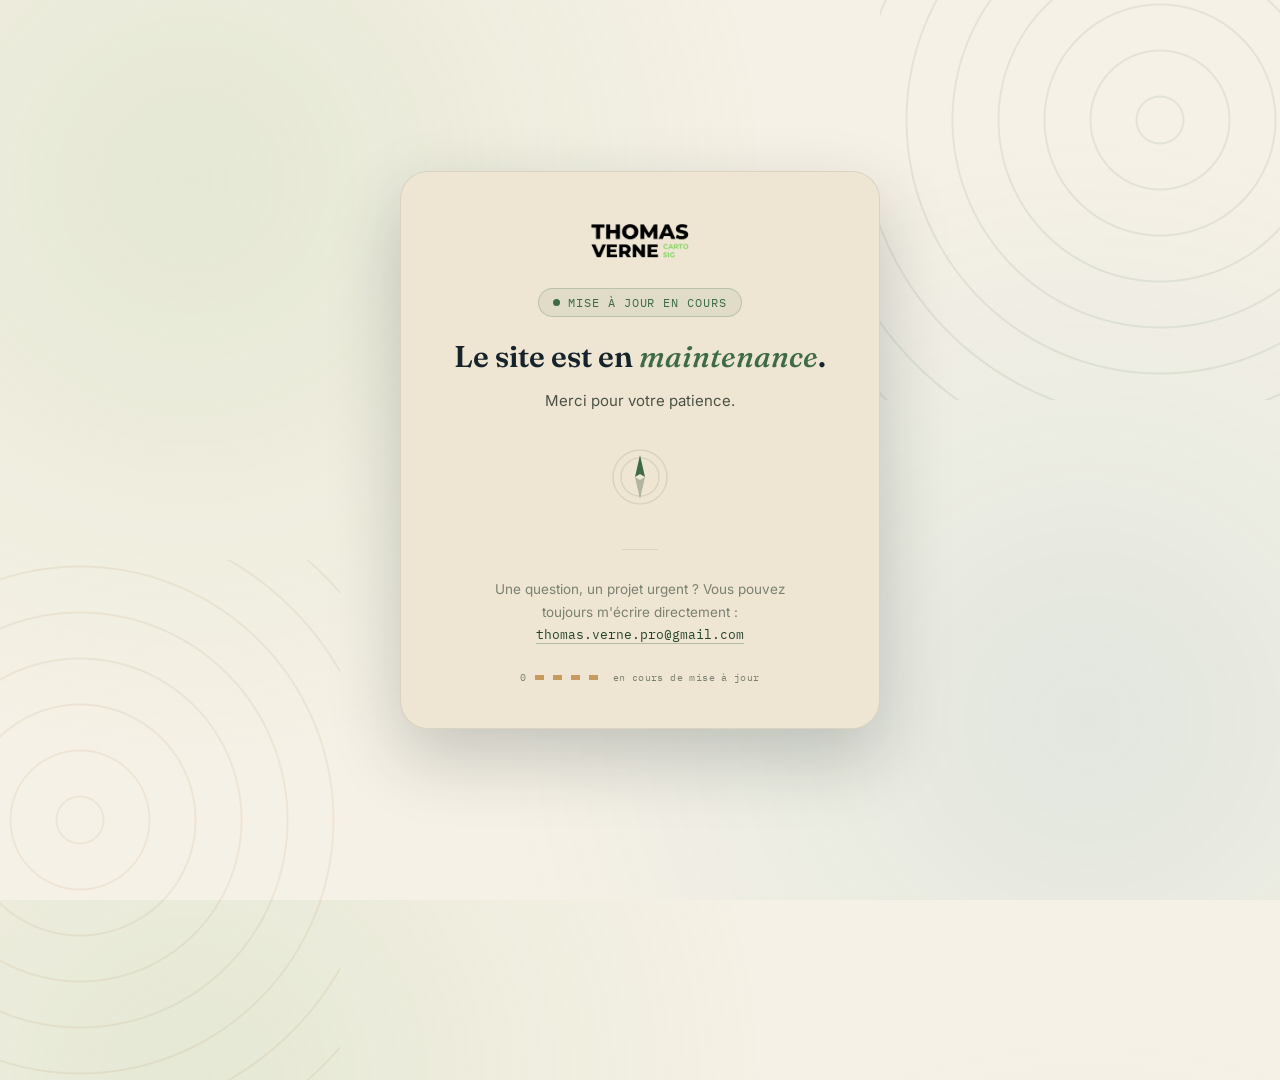
<file: maintenance.html>
<!DOCTYPE html>
<html lang="fr">
<head>
<meta charset="UTF-8">
<meta name="viewport" content="width=device-width, initial-scale=1.0">
<title>Maintenance — Thomas Verne</title>
<meta name="robots" content="noindex">

<link rel="preconnect" href="https://fonts.googleapis.com">
<link rel="preconnect" href="https://fonts.gstatic.com" crossorigin>
<link href="https://fonts.googleapis.com/css2?family=Fraunces:ital,wght@0,300;0,600;0,700;1,500&family=Inter:wght@300;400;500;600;700&family=IBM+Plex+Mono:wght@400;500;600&display=swap" rel="stylesheet">

<style>
:root{
    --paper:       #F6F1E6;
    --paper-dim:   #EEE6D3;
    --paper-line:  rgba(32,38,28,0.10);
    --ink:         #212922;
    --ink-soft:    #4B5245;
    --ink-faint:   #7A8171;

    --forest:      #3E6B44;
    --forest-deep: #24422A;
    --forest-light:#8CBB78;
    --navy:        #16232A;
    --contour:     #A3763F;
    --contour-soft:#C79B5D;

    --shadow-md: 0 16px 40px rgba(22,35,42,0.14);
    --shadow-lg: 0 28px 70px rgba(22,35,42,0.22);

    --r-md: 18px;
    --r-lg: 28px;

    --font-display: 'Fraunces', Georgia, serif;
    --font-body: 'Inter', 'Segoe UI', sans-serif;
    --font-mono: 'IBM Plex Mono', ui-monospace, monospace;
}

*{ box-sizing:border-box; }

body{
    margin:0;
    min-height:100vh;
    font-family:var(--font-body);
    color:var(--ink);
    background:
        radial-gradient(circle at 15% 20%, rgba(140,187,120,0.16), transparent 45%),
        radial-gradient(circle at 85% 80%, rgba(46,140,158,0.10), transparent 45%),
        var(--paper);
    display:flex;
    align-items:center;
    justify-content:center;
    padding:32px;
    position:relative;
    overflow:hidden;
}

/* liseré de courbes de niveau, en fond — signature du site */
body::before{
    content:"";
    position:absolute;
    top:-160px; right:-160px;
    width:560px; height:560px;
    background-image: repeating-radial-gradient(circle,
        transparent 0, transparent 22px,
        rgba(62,107,68,0.10) 23px, rgba(62,107,68,0.10) 24px,
        transparent 25px, transparent 46px);
    pointer-events:none;
}
body::after{
    content:"";
    position:absolute;
    bottom:-180px; left:-180px;
    width:520px; height:520px;
    background-image: repeating-radial-gradient(circle,
        transparent 0, transparent 22px,
        rgba(163,118,63,0.10) 23px, rgba(163,118,63,0.10) 24px,
        transparent 25px, transparent 46px);
    pointer-events:none;
}

.card{
    position:relative;
    z-index:2;
    background:var(--paper-dim);
    border:1px solid var(--paper-line);
    border-radius:var(--r-lg);
    box-shadow:var(--shadow-lg);
    padding:52px 46px 44px;
    max-width:480px;
    width:100%;
    text-align:center;
}

.logo{
    display:flex;
    justify-content:center;
    margin-bottom:30px;
}
.logo img{ height:34px; width:auto; }

.eyebrow{
    display:inline-flex;
    align-items:center;
    gap:8px;
    font-family:var(--font-mono);
    font-size:11.5px;
    letter-spacing:0.08em;
    text-transform:uppercase;
    color:var(--forest);
    background:rgba(62,107,68,0.08);
    border:1px solid rgba(62,107,68,0.22);
    border-radius:100px;
    padding:6px 14px;
    margin-bottom:22px;
}
.eyebrow::before{
    content:"";
    width:7px; height:7px;
    border-radius:50%;
    background:var(--forest);
    animation:pulse 1.8s ease-in-out infinite;
}
@keyframes pulse{
    0%,100%{ opacity:1; transform:scale(1); }
    50%{ opacity:0.4; transform:scale(0.75); }
}

h1{
    font-family:var(--font-display);
    font-weight:600;
    font-size:30px;
    line-height:1.2;
    margin:0 0 14px;
    color:var(--navy);
}
h1 em{
    font-style:italic;
    font-weight:500;
    color:var(--forest);
}

p{
    color:var(--ink-soft);
    line-height:1.65;
    font-size:15px;
    margin:0 auto;
    max-width:38ch;
}

/* boussole qui tourne, au lieu du spinner générique */
.compass{
    margin:32px auto 8px;
    width:64px; height:64px;
}
.compass circle{ fill:none; stroke:var(--paper-line); stroke-width:1.4; }
.compass .needle{
    transform-origin:32px 32px;
    animation:rotate 3.2s cubic-bezier(0.65,0,0.35,1) infinite;
}
@keyframes rotate{
    0%{ transform:rotate(0deg); }
    50%{ transform:rotate(200deg); }
    100%{ transform:rotate(360deg); }
}
.compass .needle-n{ fill:var(--forest); }
.compass .needle-s{ fill:var(--ink-faint); opacity:0.5; }
@media (prefers-reduced-motion: reduce){
    .compass .needle{ animation:none; }
    .eyebrow::before{ animation:none; }
}

.divider{
    width:36px; height:1px;
    background:var(--paper-line);
    margin:28px auto;
}

.contact{
    font-size:13.5px;
    color:var(--ink-faint);
}
.contact a{
    font-family:var(--font-mono);
    font-size:13px;
    color:var(--forest-deep);
    text-decoration:none;
    border-bottom:1px solid rgba(62,107,68,0.35);
    transition:border-color .2s ease, color .2s ease;
}
.contact a:hover{
    color:var(--forest);
    border-color:var(--forest);
}

.scale{
    display:flex;
    align-items:center;
    justify-content:center;
    gap:8px;
    margin-top:26px;
    font-family:var(--font-mono);
    font-size:9.5px;
    letter-spacing:0.04em;
    color:var(--ink-faint);
}
.scale .bar{
    width:70px; height:5px;
    background:repeating-linear-gradient(90deg, var(--contour-soft) 0 9px, transparent 9px 18px);
}

@media (max-width:520px){
    .card{ padding:42px 26px 36px; }
    h1{ font-size:25px; }
}
</style>
</head>

<body>

<div class="card">

    <a href="#" class="logo">
        <img src="images/logo3.png" alt="Thomas Verne — Cartographie & SIG">
    </a>

    <span class="eyebrow">Mise à jour en cours</span>

    <h1>Le site est en <em>maintenance</em>.</h1>

    <p>Merci pour votre patience.</p>

    <svg class="compass" viewBox="0 0 64 64">
        <circle cx="32" cy="32" r="27"/>
        <circle cx="32" cy="32" r="19"/>
        <g class="needle">
            <polygon class="needle-n" points="32,10 37,32 32,29 27,32"/>
            <polygon class="needle-s" points="32,54 37,32 32,35 27,32"/>
        </g>
    </svg>

    <div class="divider"></div>

    <p class="contact">
        Une question, un projet urgent ? Vous pouvez toujours m'écrire directement :<br>
        <a href="mailto:thomas.verne.pro@gmail.com">thomas.verne.pro@gmail.com</a>
    </p>

    <div class="scale">
        <span>0</span><div class="bar"></div><span>en cours de mise à jour</span>
    </div>

</div>

</body>
</html>
</file>
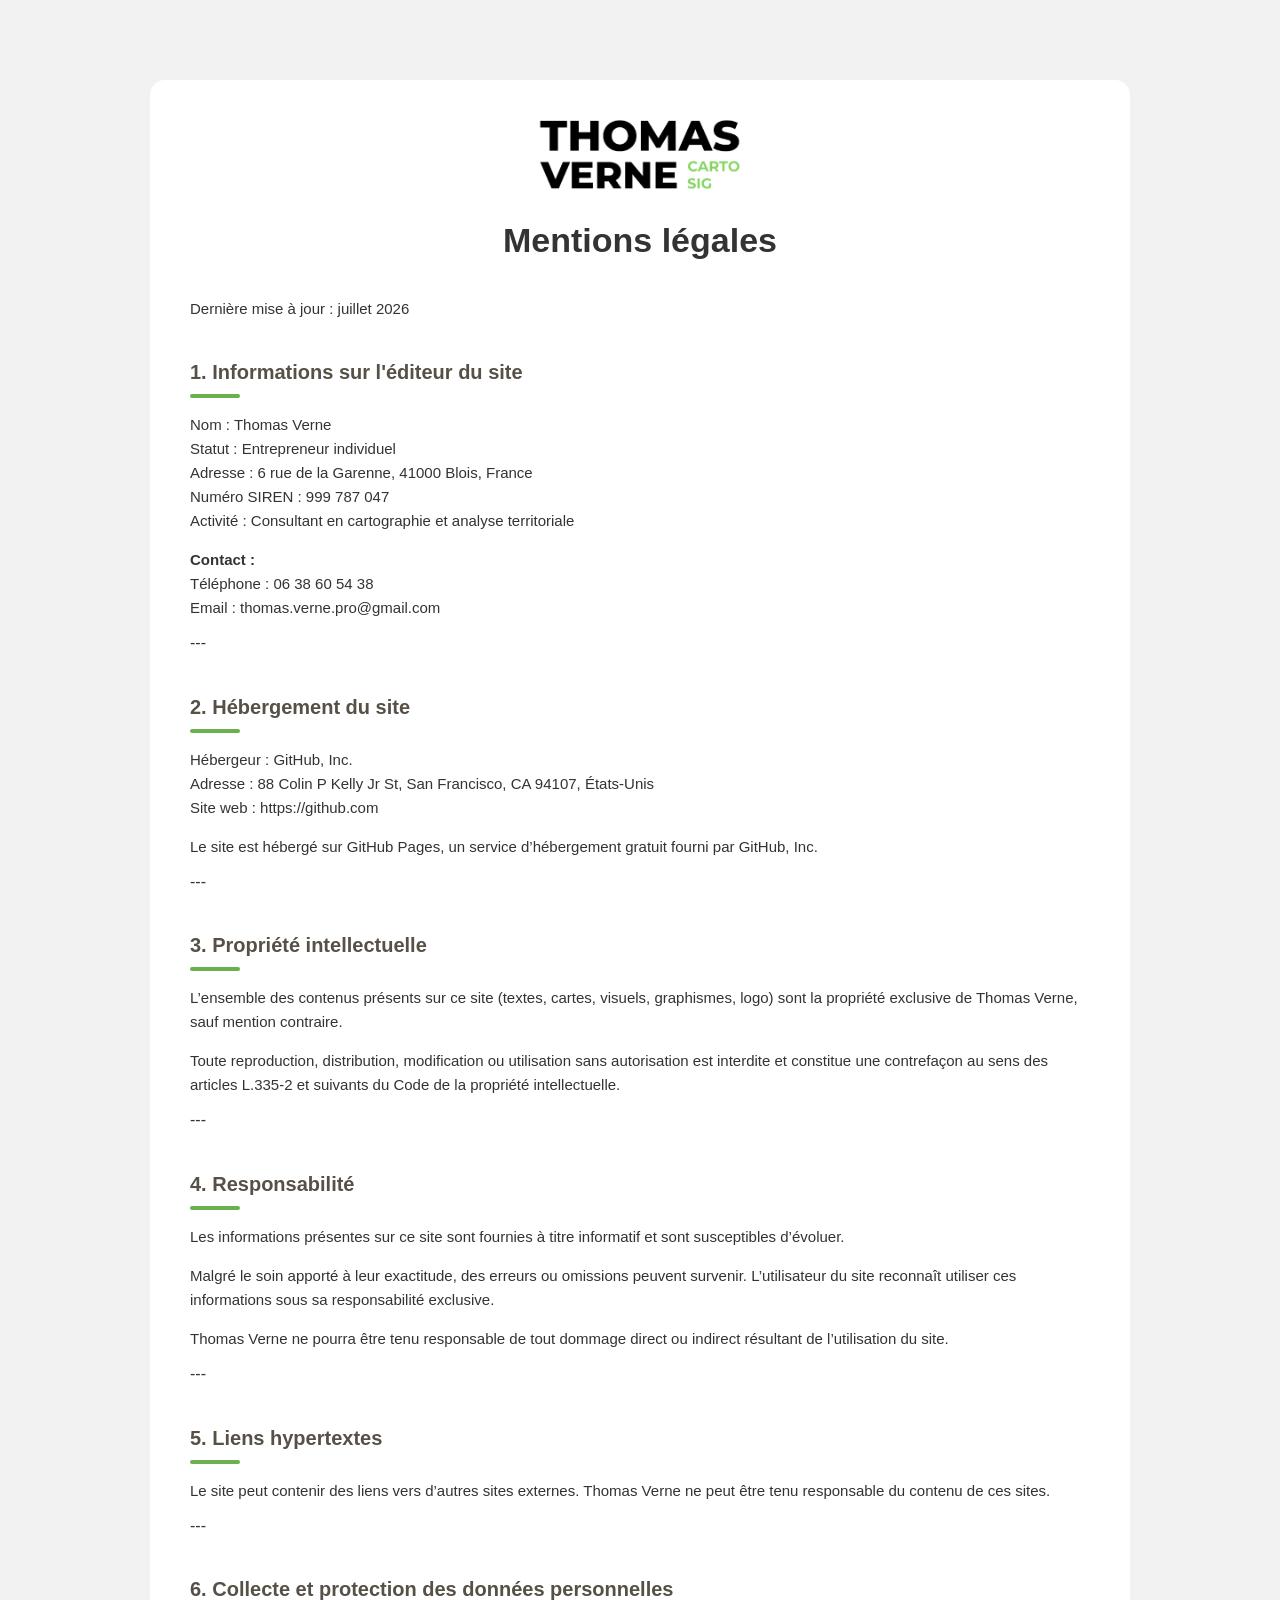
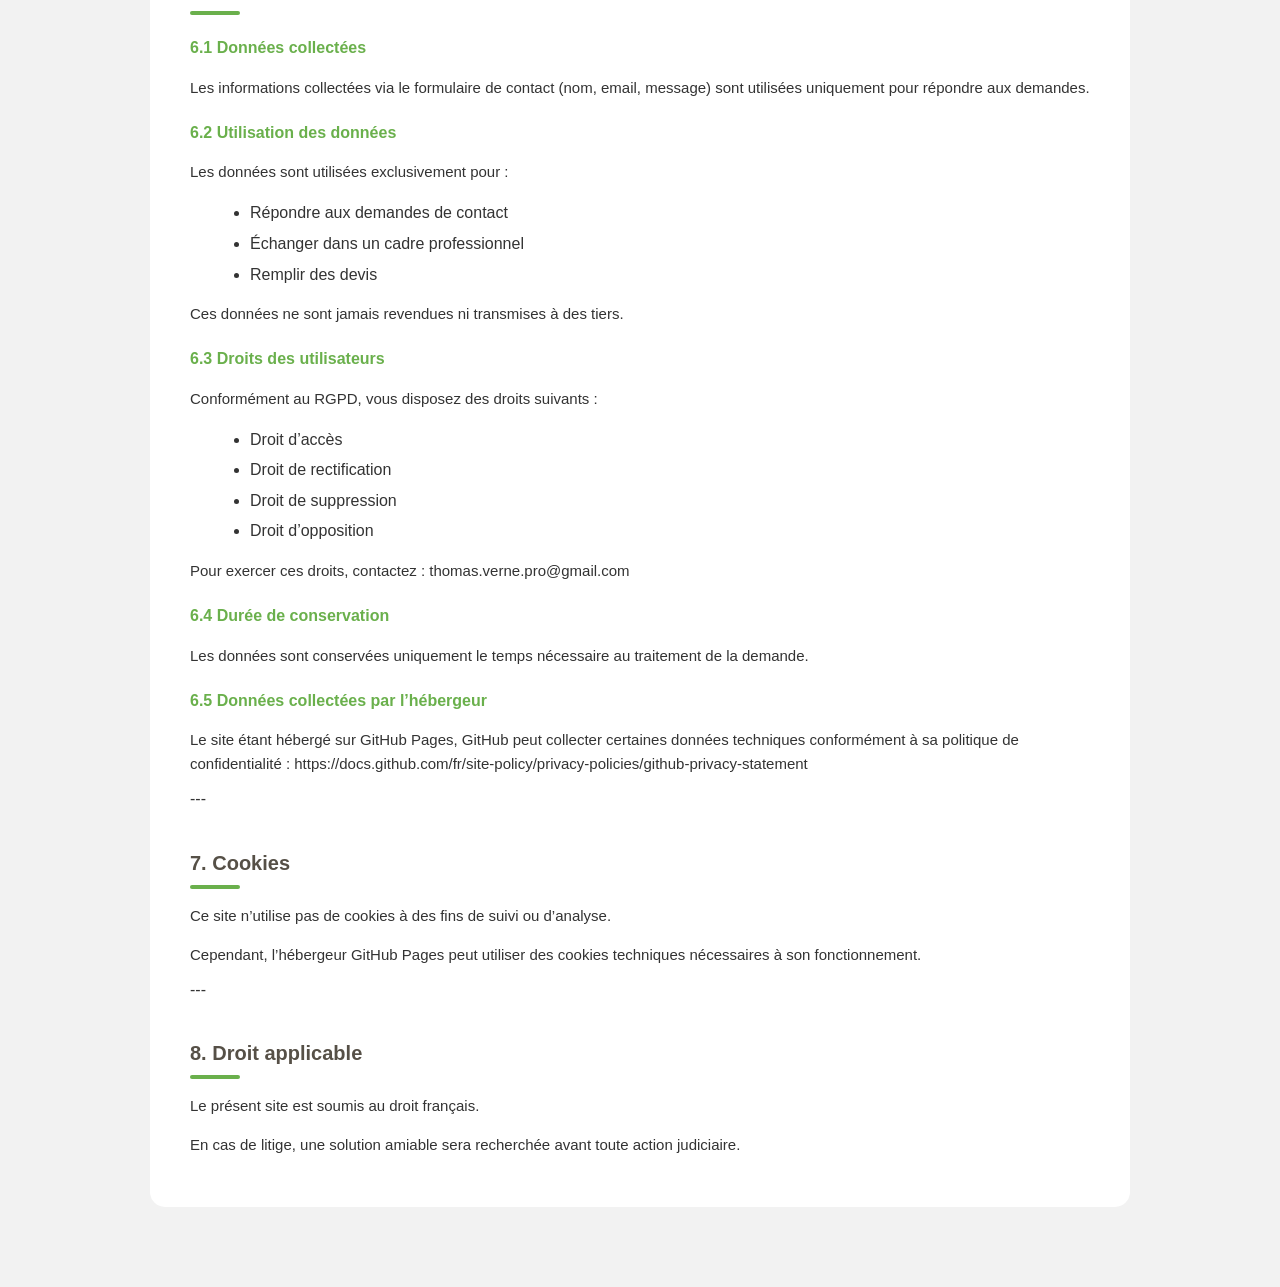
<file: mentions-legales.html>
<head>
    <meta charset="UTF-8">
    <title>Mentions légales</title>

    <link rel="stylesheet" href="legal.css">
</head>

<body>
    <div class="legal-page">

        <div class="legal-header">
            <a href="index.html">
                <img src="images/logo3.png" alt="Logo Thomas Verne">
            </a>
        </div>

        <h1>Mentions légales</h1>

        <p>Dernière mise à jour : juillet 2026</p>

        <h2>1. Informations sur l'éditeur du site</h2>

        <p>
            Nom : Thomas Verne<br>
            Statut : Entrepreneur individuel<br>
            Adresse : 6 rue de la Garenne, 41000 Blois, France<br>
            Numéro SIREN : 999 787 047<br>
            Activité : Consultant en cartographie et analyse territoriale<br>
        </p>

        <p><strong>Contact :</strong><br>
            Téléphone : 06 38 60 54 38<br>
            Email : thomas.verne.pro@gmail.com
        </p>

        ---

        <h2>2. Hébergement du site</h2>

        <p>
            Hébergeur : GitHub, Inc.<br>
            Adresse : 88 Colin P Kelly Jr St, San Francisco, CA 94107, États-Unis<br>
            Site web : https://github.com
        </p>

        <p>
            Le site est hébergé sur GitHub Pages, un service d’hébergement gratuit fourni par GitHub, Inc.
        </p>

        ---

        <h2>3. Propriété intellectuelle</h2>

        <p>
            L’ensemble des contenus présents sur ce site (textes, cartes, visuels, graphismes, logo) sont la propriété
            exclusive de Thomas Verne, sauf mention contraire.
        </p>

        <p>
            Toute reproduction, distribution, modification ou utilisation sans autorisation est interdite et constitue
            une contrefaçon au sens des articles L.335-2 et suivants du Code de la propriété intellectuelle.
        </p>

        ---

        <h2>4. Responsabilité</h2>

        <p>
            Les informations présentes sur ce site sont fournies à titre informatif et sont susceptibles d’évoluer.
        </p>

        <p>
            Malgré le soin apporté à leur exactitude, des erreurs ou omissions peuvent survenir. L’utilisateur du site
            reconnaît utiliser ces informations sous sa responsabilité exclusive.
        </p>

        <p>
            Thomas Verne ne pourra être tenu responsable de tout dommage direct ou indirect résultant de l’utilisation
            du site.
        </p>

        ---

        <h2>5. Liens hypertextes</h2>

        <p>
            Le site peut contenir des liens vers d’autres sites externes. Thomas Verne ne peut être tenu responsable du
            contenu de ces sites.
        </p>

        ---

        <h2>6. Collecte et protection des données personnelles</h2>

        <h3>6.1 Données collectées</h3>
        <p>
            Les informations collectées via le formulaire de contact (nom, email, message) sont utilisées uniquement
            pour répondre aux demandes.
        </p>

        <h3>6.2 Utilisation des données</h3>
        <p>
            Les données sont utilisées exclusivement pour :
        <ul>
            <li>Répondre aux demandes de contact</li>
            <li>Échanger dans un cadre professionnel</li>
            <li>Remplir des devis</li>
        </ul>
        </p>

        <p>
            Ces données ne sont jamais revendues ni transmises à des tiers.
        </p>

        <h3>6.3 Droits des utilisateurs</h3>
        <p>
            Conformément au RGPD, vous disposez des droits suivants :
        <ul>
            <li>Droit d’accès</li>
            <li>Droit de rectification</li>
            <li>Droit de suppression</li>
            <li>Droit d’opposition</li>
        </ul>
        </p>

        <p>
            Pour exercer ces droits, contactez : thomas.verne.pro@gmail.com
        </p>

        <h3>6.4 Durée de conservation</h3>
        <p>
            Les données sont conservées uniquement le temps nécessaire au traitement de la demande.
        </p>

        <h3>6.5 Données collectées par l’hébergeur</h3>
        <p>
            Le site étant hébergé sur GitHub Pages, GitHub peut collecter certaines données techniques conformément à sa
            politique de confidentialité :
            https://docs.github.com/fr/site-policy/privacy-policies/github-privacy-statement
        </p>

        ---

        <h2>7. Cookies</h2>

        <p>
            Ce site n’utilise pas de cookies à des fins de suivi ou d’analyse.
        </p>

        <p>
            Cependant, l’hébergeur GitHub Pages peut utiliser des cookies techniques nécessaires à son fonctionnement.
        </p>

        ---

        <h2>8. Droit applicable</h2>

        <p>
            Le présent site est soumis au droit français.
        </p>

        <p>
            En cas de litige, une solution amiable sera recherchée avant toute action judiciaire.
        </p>
    </div>
</body>
</file>
<file: legal.css>
/* =========================
   MENTIONS LÉGALES (DA SITE)
========================= */

body {
    background: #f2f2f2;
    font-family: 'Montserrat', sans-serif;
}

/* HEADER LOGO */
.legal-header {
    text-align: center;
    margin-bottom: 20px;
}

.legal-header img {
    height: 70px;
    transition: transform 0.2s ease;
}

.legal-header img:hover {
    transform: scale(1.05);
}

/* CONTAINER */
.legal-page {
    max-width: 900px;
    margin: 80px auto;
    padding: 40px;

    background: white;
    border-radius: 15px;

    line-height: 1.6;
    color: #333;
}

/* TITRE PRINCIPAL */
.legal-page h1 {
    font-size: 34px;
    text-align: center;
    margin-bottom: 30px;
}

/* SECTIONS */
.legal-page h2 {
    font-size: 20px;
    margin-top: 35px;
    margin-bottom: 10px;

    color: #565047;
    position: relative;
}

/* petite barre verte comme tes titres */
.legal-page h2::after {
    content: "";
    display: block;
    width: 50px;
    height: 4px;
    background: #6ab04c;
    margin-top: 6px;
    border-radius: 10px;
}

/* SOUS TITRES */
.legal-page h3 {
    font-size: 16px;
    margin-top: 20px;
    margin-bottom: 8px;
    color: #6ab04c;
}

/* TEXTE */
.legal-page p {
    font-size: 15px;
    margin-bottom: 10px;
}

/* LISTES */
.legal-page ul {
    margin-left: 20px;
    margin-bottom: 10px;
}

.legal-page li {
    margin-bottom: 5px;
}

/* LIENS */
.legal-page a {
    color: #6ab04c;
    text-decoration: none;
    font-weight: 500;
}

.legal-page a:hover {
    text-decoration: underline;
}

/* RESPONSIVE */
@media (max-width: 768px) {
    .legal-page {
        margin: 40px 15px;
        padding: 25px;
    }

    .legal-page h1 {
        font-size: 26px;
    }
}
</file>
